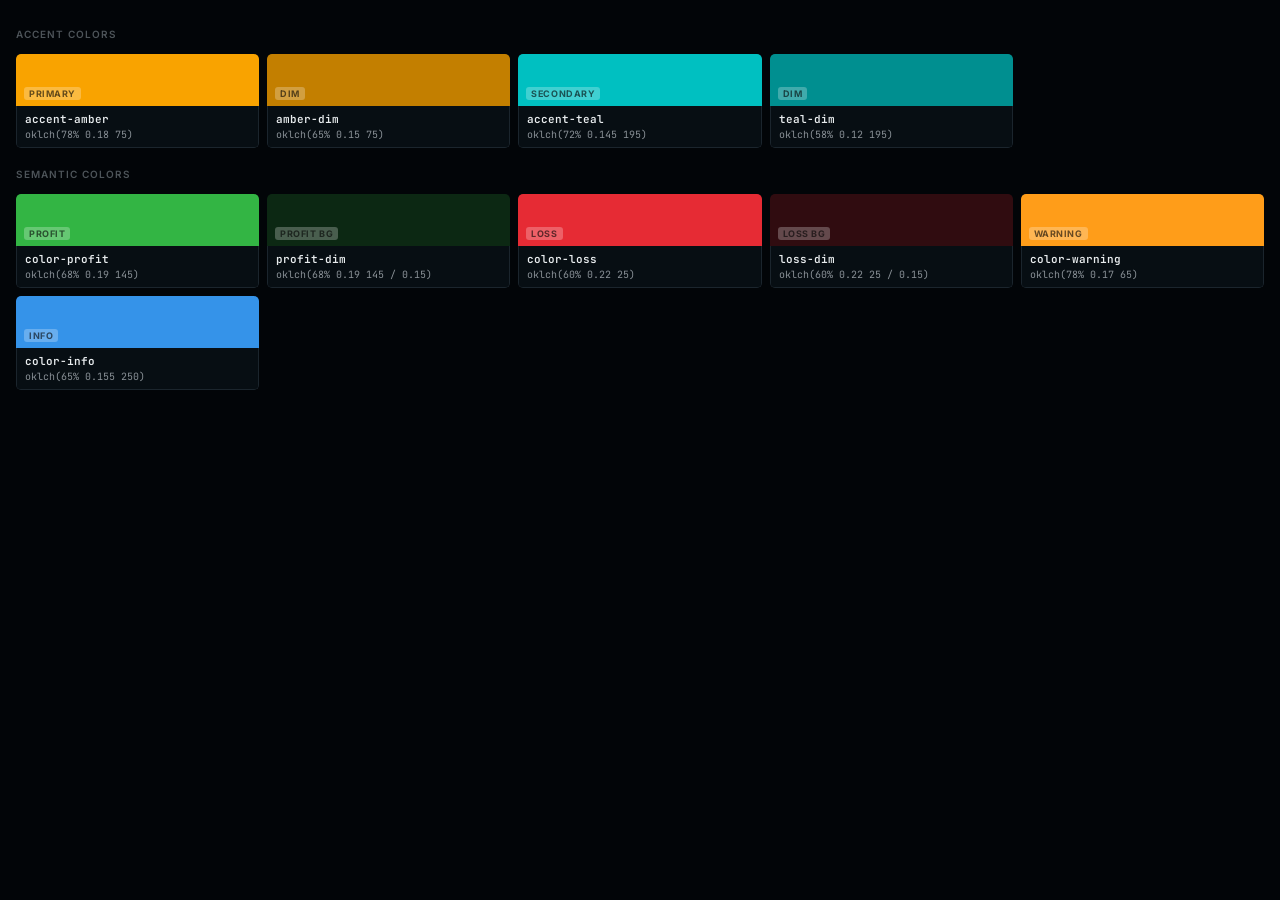
<file: design-system/preview/colors-accents.html>
<!DOCTYPE html>
<html>
<head>
<meta charset="utf-8">
<link href="https://fonts.googleapis.com/css2?family=Inter:wght@400;500;600&family=JetBrains+Mono:wght@400;500&display=swap" rel="stylesheet">
<style>
  *, *::before, *::after { box-sizing: border-box; margin: 0; padding: 0; }
  body { background: oklch(11% 0.012 240); font-family: 'Inter', sans-serif; padding: 16px; }
  .grid { display: grid; grid-template-columns: repeat(5, 1fr); gap: 8px; }
  .swatch { border-radius: 5px; overflow: hidden; }
  .swatch-color { height: 52px; border-radius: 4px 4px 0 0; position: relative; display: flex; align-items: flex-end; padding: 6px 8px; }
  .role-tag { font-size: 9px; font-weight: 700; letter-spacing: 0.06em; text-transform: uppercase; color: rgba(0,0,0,0.6); background: rgba(255,255,255,0.25); border-radius: 3px; padding: 1px 5px; }
  .swatch-info { padding: 6px 8px; background: oklch(16% 0.016 240); border: 1px solid oklch(26% 0.02 240); border-top: none; border-radius: 0 0 4px 4px; }
  .swatch-name { font-size: 11px; font-weight: 600; color: oklch(94% 0.005 240); font-family: 'JetBrains Mono', monospace; }
  .swatch-val  { font-size: 10px; color: oklch(65% 0.012 240); font-family: 'JetBrains Mono', monospace; margin-top: 2px; }
  .section-label { font-size: 10px; font-weight: 600; letter-spacing: 0.1em; text-transform: uppercase; color: oklch(44% 0.012 240); margin: 12px 0 6px; grid-column: 1 / -1; }
</style>
</head>
<body>
<div class="grid">
  <div class="section-label">Accent Colors</div>
  <div class="swatch"><div class="swatch-color" style="background:oklch(78% 0.18 75)"><span class="role-tag">Primary</span></div><div class="swatch-info"><div class="swatch-name">accent-amber</div><div class="swatch-val">oklch(78% 0.18 75)</div></div></div>
  <div class="swatch"><div class="swatch-color" style="background:oklch(65% 0.15 75)"><span class="role-tag">Dim</span></div><div class="swatch-info"><div class="swatch-name">amber-dim</div><div class="swatch-val">oklch(65% 0.15 75)</div></div></div>
  <div class="swatch"><div class="swatch-color" style="background:oklch(72% 0.145 195)"><span class="role-tag">Secondary</span></div><div class="swatch-info"><div class="swatch-name">accent-teal</div><div class="swatch-val">oklch(72% 0.145 195)</div></div></div>
  <div class="swatch"><div class="swatch-color" style="background:oklch(58% 0.12 195)"><span class="role-tag">Dim</span></div><div class="swatch-info"><div class="swatch-name">teal-dim</div><div class="swatch-val">oklch(58% 0.12 195)</div></div></div>

  <div class="section-label">Semantic Colors</div>
  <div class="swatch"><div class="swatch-color" style="background:oklch(68% 0.19 145)"><span class="role-tag">Profit</span></div><div class="swatch-info"><div class="swatch-name">color-profit</div><div class="swatch-val">oklch(68% 0.19 145)</div></div></div>
  <div class="swatch"><div class="swatch-color" style="background:oklch(68% 0.19 145 / 0.2)"><span class="role-tag">Profit bg</span></div><div class="swatch-info"><div class="swatch-name">profit-dim</div><div class="swatch-val">oklch(68% 0.19 145 / 0.15)</div></div></div>
  <div class="swatch"><div class="swatch-color" style="background:oklch(60% 0.22 25)"><span class="role-tag">Loss</span></div><div class="swatch-info"><div class="swatch-name">color-loss</div><div class="swatch-val">oklch(60% 0.22 25)</div></div></div>
  <div class="swatch"><div class="swatch-color" style="background:oklch(60% 0.22 25 / 0.2)"><span class="role-tag">Loss bg</span></div><div class="swatch-info"><div class="swatch-name">loss-dim</div><div class="swatch-val">oklch(60% 0.22 25 / 0.15)</div></div></div>
  <div class="swatch"><div class="swatch-color" style="background:oklch(78% 0.17 65)"><span class="role-tag">Warning</span></div><div class="swatch-info"><div class="swatch-name">color-warning</div><div class="swatch-val">oklch(78% 0.17 65)</div></div></div>
  <div class="swatch"><div class="swatch-color" style="background:oklch(65% 0.155 250)"><span class="role-tag">Info</span></div><div class="swatch-info"><div class="swatch-name">color-info</div><div class="swatch-val">oklch(65% 0.155 250)</div></div></div>
</div>
</body>
</html>
</file>
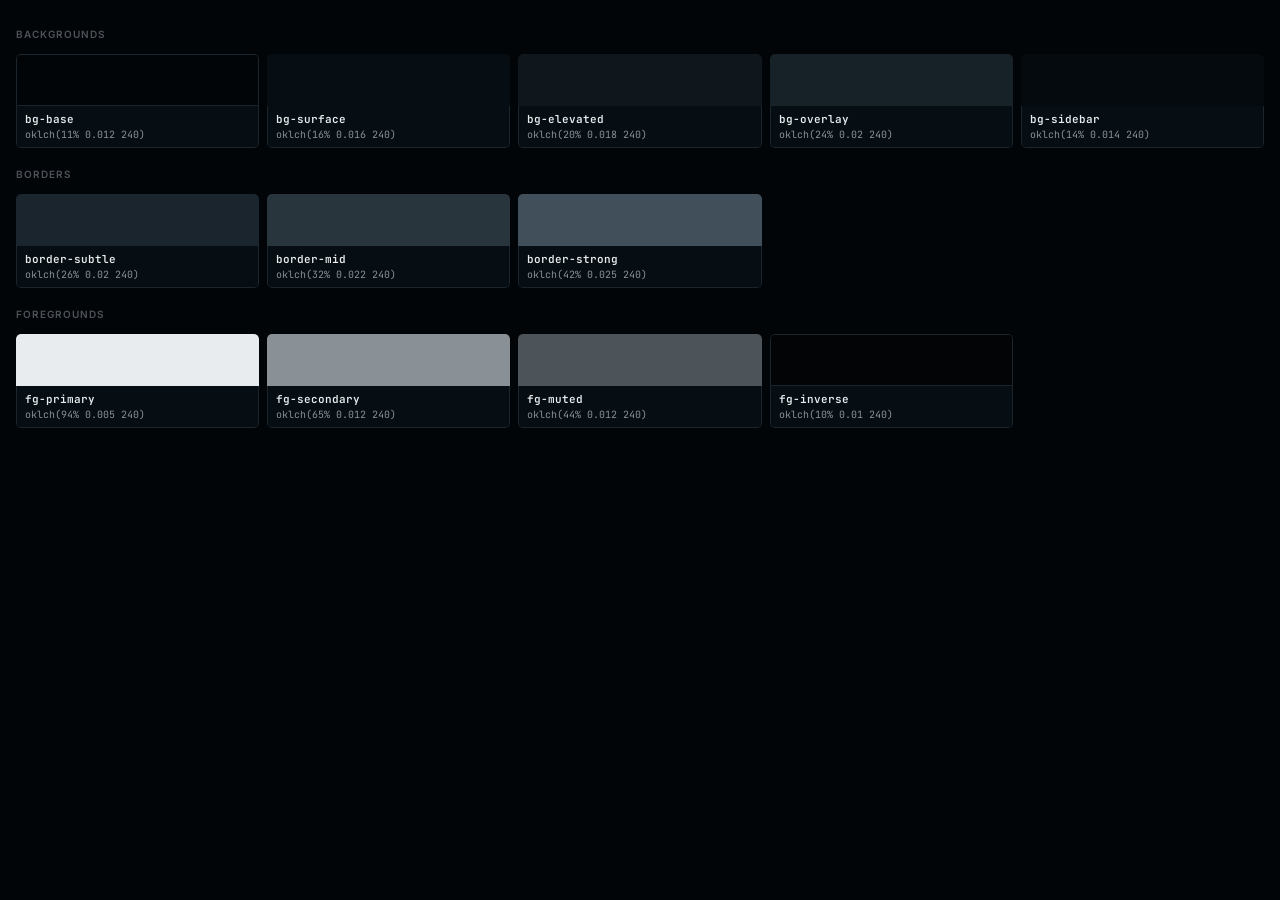
<file: design-system/preview/colors-base.html>
<!DOCTYPE html>
<html>
<head>
<meta charset="utf-8">
<link rel="preconnect" href="https://fonts.googleapis.com">
<link href="https://fonts.googleapis.com/css2?family=Inter:wght@400;500;600&family=JetBrains+Mono:wght@400;500&display=swap" rel="stylesheet">
<style>
  *, *::before, *::after { box-sizing: border-box; margin: 0; padding: 0; }
  body { background: oklch(11% 0.012 240); font-family: 'Inter', sans-serif; padding: 16px; }
  .grid { display: grid; grid-template-columns: repeat(5, 1fr); gap: 8px; }
  .swatch { border-radius: 5px; overflow: hidden; }
  .swatch-color { height: 52px; border-radius: 4px 4px 0 0; }
  .swatch-info { padding: 6px 8px; background: oklch(16% 0.016 240); border: 1px solid oklch(26% 0.02 240); border-top: none; border-radius: 0 0 4px 4px; }
  .swatch-name { font-size: 11px; font-weight: 600; color: oklch(94% 0.005 240); font-family: 'JetBrains Mono', monospace; }
  .swatch-val  { font-size: 10px; color: oklch(65% 0.012 240); font-family: 'JetBrains Mono', monospace; margin-top: 2px; }
  .section-label { font-size: 10px; font-weight: 600; letter-spacing: 0.1em; text-transform: uppercase; color: oklch(44% 0.012 240); margin: 12px 0 6px; grid-column: 1 / -1; }
</style>
</head>
<body>
<div class="grid">
  <div class="section-label">Backgrounds</div>
  <div class="swatch"><div class="swatch-color" style="background:oklch(11% 0.012 240);border:1px solid oklch(26% 0.02 240)"></div><div class="swatch-info"><div class="swatch-name">bg-base</div><div class="swatch-val">oklch(11% 0.012 240)</div></div></div>
  <div class="swatch"><div class="swatch-color" style="background:oklch(16% 0.016 240)"></div><div class="swatch-info"><div class="swatch-name">bg-surface</div><div class="swatch-val">oklch(16% 0.016 240)</div></div></div>
  <div class="swatch"><div class="swatch-color" style="background:oklch(20% 0.018 240)"></div><div class="swatch-info"><div class="swatch-name">bg-elevated</div><div class="swatch-val">oklch(20% 0.018 240)</div></div></div>
  <div class="swatch"><div class="swatch-color" style="background:oklch(24% 0.02 240)"></div><div class="swatch-info"><div class="swatch-name">bg-overlay</div><div class="swatch-val">oklch(24% 0.02 240)</div></div></div>
  <div class="swatch"><div class="swatch-color" style="background:oklch(14% 0.014 240)"></div><div class="swatch-info"><div class="swatch-name">bg-sidebar</div><div class="swatch-val">oklch(14% 0.014 240)</div></div></div>

  <div class="section-label">Borders</div>
  <div class="swatch"><div class="swatch-color" style="background:oklch(26% 0.02 240)"></div><div class="swatch-info"><div class="swatch-name">border-subtle</div><div class="swatch-val">oklch(26% 0.02 240)</div></div></div>
  <div class="swatch"><div class="swatch-color" style="background:oklch(32% 0.022 240)"></div><div class="swatch-info"><div class="swatch-name">border-mid</div><div class="swatch-val">oklch(32% 0.022 240)</div></div></div>
  <div class="swatch"><div class="swatch-color" style="background:oklch(42% 0.025 240)"></div><div class="swatch-info"><div class="swatch-name">border-strong</div><div class="swatch-val">oklch(42% 0.025 240)</div></div></div>

  <div class="section-label">Foregrounds</div>
  <div class="swatch"><div class="swatch-color" style="background:oklch(94% 0.005 240)"></div><div class="swatch-info"><div class="swatch-name">fg-primary</div><div class="swatch-val">oklch(94% 0.005 240)</div></div></div>
  <div class="swatch"><div class="swatch-color" style="background:oklch(65% 0.012 240)"></div><div class="swatch-info"><div class="swatch-name">fg-secondary</div><div class="swatch-val">oklch(65% 0.012 240)</div></div></div>
  <div class="swatch"><div class="swatch-color" style="background:oklch(44% 0.012 240)"></div><div class="swatch-info"><div class="swatch-name">fg-muted</div><div class="swatch-val">oklch(44% 0.012 240)</div></div></div>
  <div class="swatch"><div class="swatch-color" style="background:oklch(10% 0.01 240);border:1px solid oklch(26% 0.02 240)"></div><div class="swatch-info"><div class="swatch-name">fg-inverse</div><div class="swatch-val">oklch(10% 0.01 240)</div></div></div>
</div>
</body>
</html>
</file>
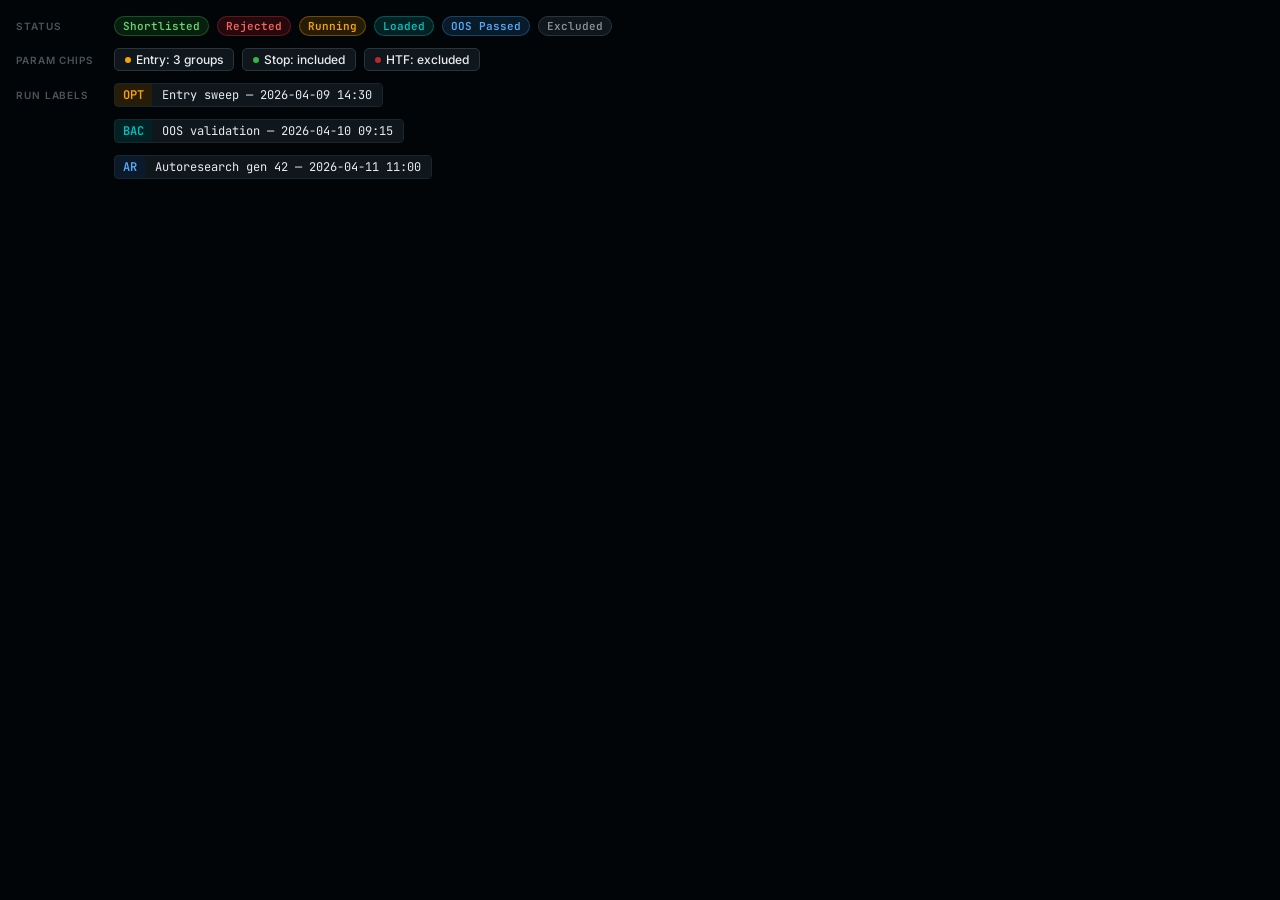
<file: design-system/preview/components-badges.html>
<!DOCTYPE html>
<html>
<head>
<meta charset="utf-8">
<link href="https://fonts.googleapis.com/css2?family=Inter:wght@400;500;600&family=JetBrains+Mono:wght@400;500&display=swap" rel="stylesheet">
<style>
  *, *::before, *::after { box-sizing: border-box; margin: 0; padding: 0; }
  body { background: oklch(11% 0.012 240); font-family: 'Inter', sans-serif; padding: 16px; }
  .row { display: flex; align-items: center; gap: 8px; margin-bottom: 12px; flex-wrap: wrap; }
  .row-label { font-size: 10px; font-weight: 600; letter-spacing: 0.09em; text-transform: uppercase; color: oklch(44% 0.012 240); width: 90px; flex-shrink: 0; }
  .badge { display: inline-flex; align-items: center; gap: 4px; font-size: 11px; font-weight: 600; padding: 2px 8px; border-radius: 9999px; font-family: 'JetBrains Mono', monospace; }
  .b-green  { background: oklch(68% 0.19 145 / 0.15); color: oklch(78% 0.17 145); border: 1px solid oklch(68% 0.19 145 / 0.35); }
  .b-red    { background: oklch(60% 0.22 25 / 0.15);  color: oklch(70% 0.2 25);   border: 1px solid oklch(60% 0.22 25 / 0.35); }
  .b-amber  { background: oklch(78% 0.18 75 / 0.15);  color: oklch(78% 0.18 75);  border: 1px solid oklch(78% 0.18 75 / 0.35); }
  .b-teal   { background: oklch(72% 0.145 195 / 0.15);color: oklch(72% 0.145 195);border: 1px solid oklch(72% 0.145 195 / 0.35); }
  .b-blue   { background: oklch(65% 0.155 250 / 0.15);color: oklch(72% 0.14 250); border: 1px solid oklch(65% 0.155 250 / 0.35); }
  .b-neutral{ background: oklch(20% 0.018 240);       color: oklch(65% 0.012 240);border: 1px solid oklch(32% 0.022 240); }

  .chip { display: inline-flex; align-items: center; gap: 5px; background: oklch(20% 0.018 240); border: 1px solid oklch(32% 0.022 240); border-radius: 5px; padding: 3px 10px; font-size: 12px; font-weight: 500; color: oklch(94% 0.005 240); }
  .chip-dot { width: 6px; height: 6px; border-radius: 50%; flex-shrink: 0; }

  .prefix-tag { display: inline-flex; align-items: center; gap: 0; font-family: 'JetBrains Mono', monospace; font-size: 12px; overflow: hidden; border-radius: 4px; border: 1px solid oklch(26% 0.02 240); }
  .prefix-tag .pre { padding: 3px 8px; font-weight: 600; }
  .prefix-tag .body { padding: 3px 10px; background: oklch(20% 0.018 240); color: oklch(94% 0.005 240); }
  .opt-tag .pre { background: oklch(78% 0.18 75 / 0.15); color: oklch(78% 0.18 75); }
  .bac-tag .pre { background: oklch(72% 0.145 195 / 0.15); color: oklch(72% 0.145 195); }
  .ar-tag  .pre { background: oklch(65% 0.155 250 / 0.15); color: oklch(72% 0.14 250); }
</style>
</head>
<body>
  <div class="row"><span class="row-label">Status</span>
    <span class="badge b-green">Shortlisted</span>
    <span class="badge b-red">Rejected</span>
    <span class="badge b-amber">Running</span>
    <span class="badge b-teal">Loaded</span>
    <span class="badge b-blue">OOS Passed</span>
    <span class="badge b-neutral">Excluded</span>
  </div>
  <div class="row"><span class="row-label">Param chips</span>
    <span class="chip"><span class="chip-dot" style="background:oklch(78% 0.18 75)"></span>Entry: 3 groups</span>
    <span class="chip"><span class="chip-dot" style="background:oklch(68% 0.19 145)"></span>Stop: included</span>
    <span class="chip"><span class="chip-dot" style="background:oklch(60% 0.22 25 / 0.8)"></span>HTF: excluded</span>
  </div>
  <div class="row"><span class="row-label">Run labels</span>
    <span class="prefix-tag opt-tag"><span class="pre">OPT</span><span class="body">Entry sweep — 2026-04-09 14:30</span></span>
  </div>
  <div class="row"><span class="row-label"></span>
    <span class="prefix-tag bac-tag"><span class="pre">BAC</span><span class="body">OOS validation — 2026-04-10 09:15</span></span>
  </div>
  <div class="row"><span class="row-label"></span>
    <span class="prefix-tag ar-tag"><span class="pre">AR</span><span class="body">Autoresearch gen 42 — 2026-04-11 11:00</span></span>
  </div>
</body>
</html>
</file>
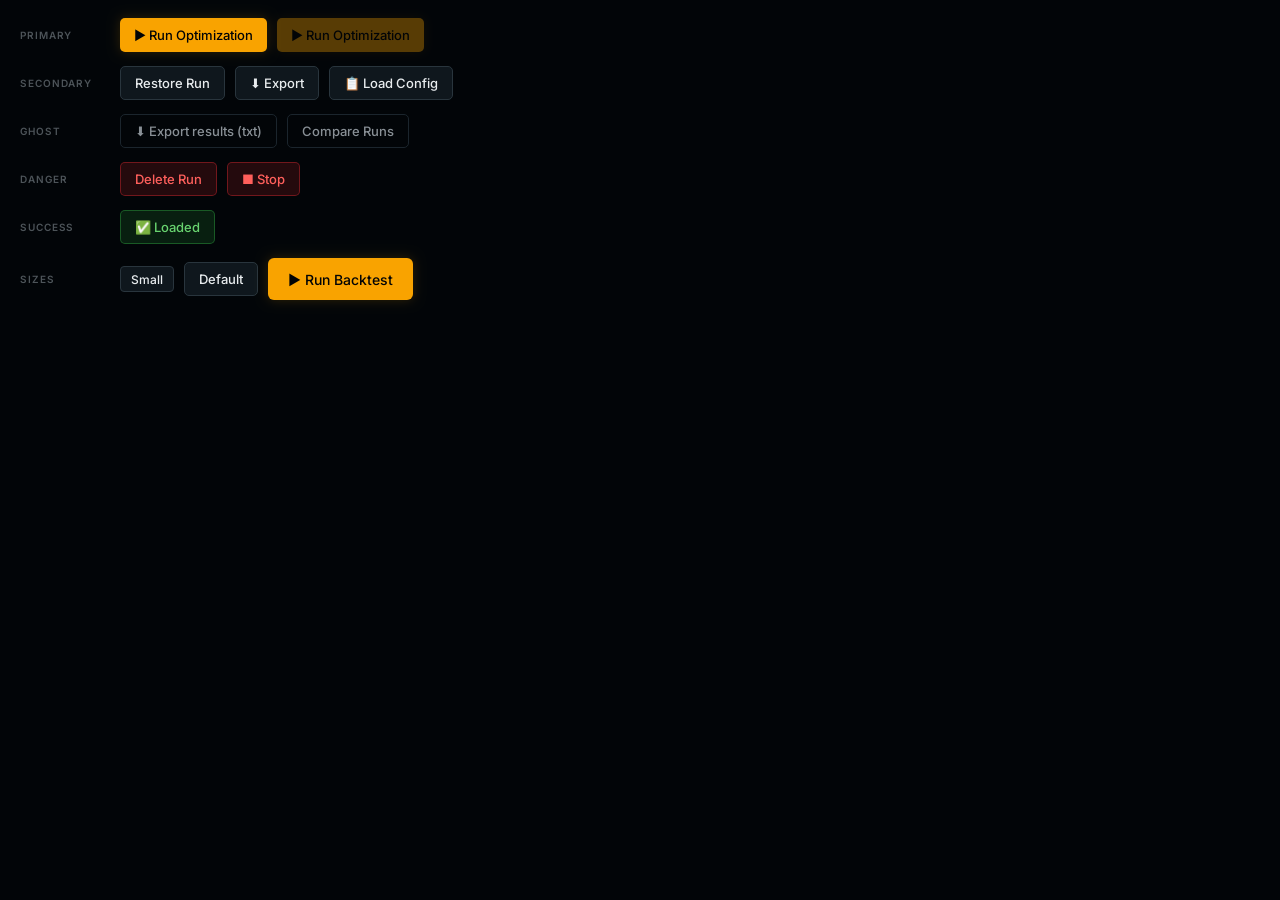
<file: design-system/preview/components-buttons.html>
<!DOCTYPE html>
<html>
<head>
<meta charset="utf-8">
<link href="https://fonts.googleapis.com/css2?family=Inter:wght@400;500;600&display=swap" rel="stylesheet">
<style>
  *, *::before, *::after { box-sizing: border-box; margin: 0; padding: 0; }
  body { background: oklch(11% 0.012 240); font-family: 'Inter', sans-serif; padding: 18px 20px; }
  .row { display: flex; align-items: center; gap: 10px; margin-bottom: 14px; flex-wrap: wrap; }
  .row-label { font-size: 10px; font-weight: 600; letter-spacing: 0.09em; text-transform: uppercase; color: oklch(44% 0.012 240); width: 90px; flex-shrink: 0; }
  .btn { display: inline-flex; align-items: center; gap: 6px; padding: 0 14px; height: 34px; border-radius: 5px; font-family: 'Inter', sans-serif; font-size: 13px; font-weight: 500; border: none; cursor: pointer; transition: background 120ms ease, box-shadow 120ms ease; white-space: nowrap; }

  .btn-primary { background: oklch(78% 0.18 75); color: oklch(10% 0.01 240); box-shadow: 0 0 12px oklch(78% 0.18 75 / 0.18); }
  .btn-primary:hover { background: oklch(84% 0.18 75); }
  .btn-primary:active { background: oklch(70% 0.16 75); }

  .btn-secondary { background: oklch(20% 0.018 240); color: oklch(94% 0.005 240); border: 1px solid oklch(32% 0.022 240); }
  .btn-secondary:hover { background: oklch(24% 0.02 240); }

  .btn-ghost { background: transparent; color: oklch(65% 0.012 240); border: 1px solid oklch(26% 0.02 240); }
  .btn-ghost:hover { background: oklch(20% 0.018 240); color: oklch(94% 0.005 240); }

  .btn-danger { background: oklch(60% 0.22 25 / 0.15); color: oklch(70% 0.2 25); border: 1px solid oklch(60% 0.22 25 / 0.4); }
  .btn-danger:hover { background: oklch(60% 0.22 25 / 0.25); }

  .btn-success { background: oklch(68% 0.19 145 / 0.15); color: oklch(78% 0.17 145); border: 1px solid oklch(68% 0.19 145 / 0.4); }

  .btn-sm { height: 26px; padding: 0 10px; font-size: 12px; border-radius: 4px; }
  .btn-lg { height: 42px; padding: 0 20px; font-size: 14px; border-radius: 6px; }
  .btn-disabled { opacity: 0.35; cursor: not-allowed; }

  .icon { width: 14px; height: 14px; opacity: 0.9; }
</style>
</head>
<body>
  <div class="row"><span class="row-label">Primary</span>
    <button class="btn btn-primary">▶ Run Optimization</button>
    <button class="btn btn-primary btn-disabled">▶ Run Optimization</button>
  </div>
  <div class="row"><span class="row-label">Secondary</span>
    <button class="btn btn-secondary">Restore Run</button>
    <button class="btn btn-secondary">⬇ Export</button>
    <button class="btn btn-secondary">📋 Load Config</button>
  </div>
  <div class="row"><span class="row-label">Ghost</span>
    <button class="btn btn-ghost">⬇ Export results (txt)</button>
    <button class="btn btn-ghost">Compare Runs</button>
  </div>
  <div class="row"><span class="row-label">Danger</span>
    <button class="btn btn-danger">Delete Run</button>
    <button class="btn btn-danger">■ Stop</button>
  </div>
  <div class="row"><span class="row-label">Success</span>
    <button class="btn btn-success">✅ Loaded</button>
  </div>
  <div class="row"><span class="row-label">Sizes</span>
    <button class="btn btn-secondary btn-sm">Small</button>
    <button class="btn btn-secondary">Default</button>
    <button class="btn btn-primary btn-lg">▶ Run Backtest</button>
  </div>
</body>
</html>
</file>
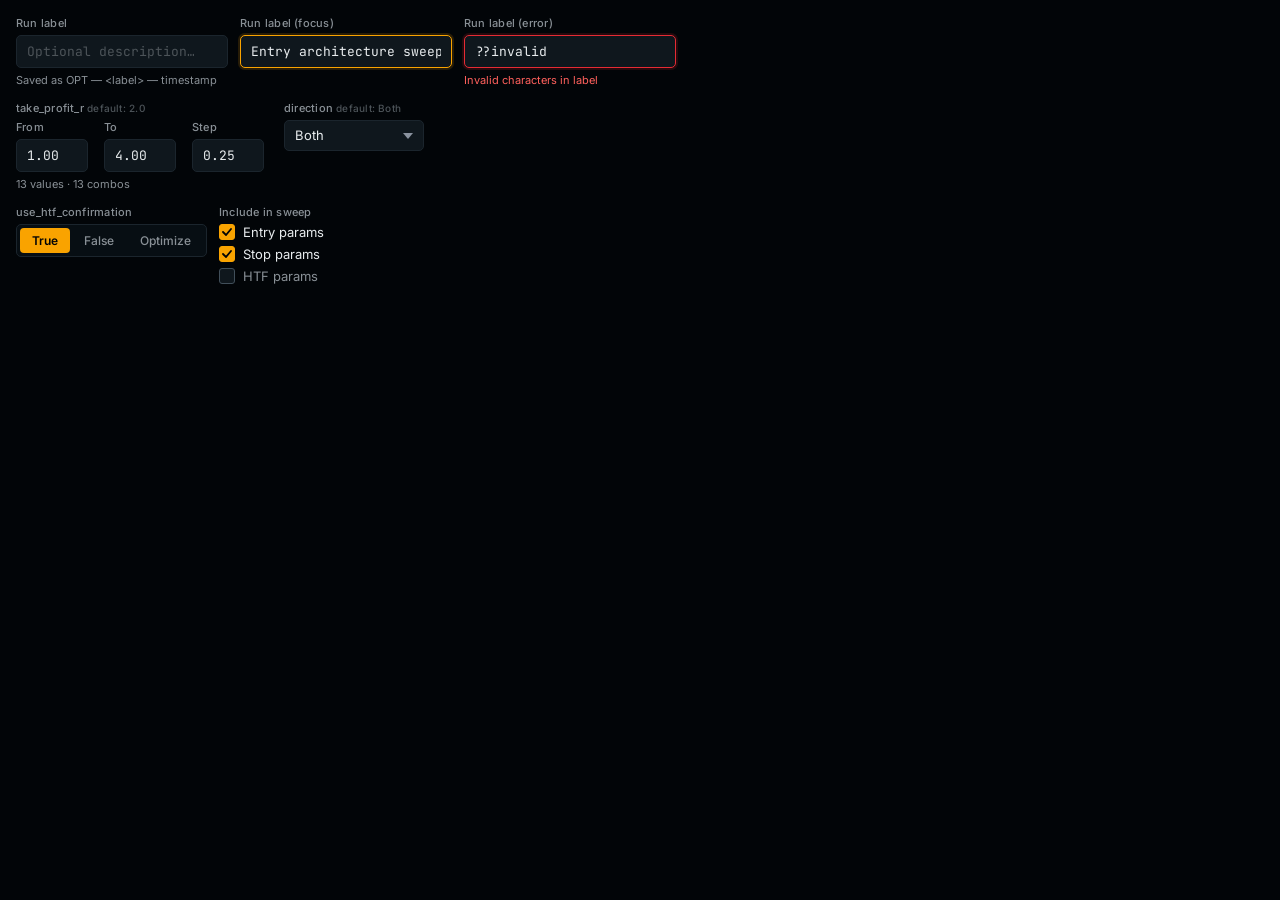
<file: design-system/preview/components-inputs.html>
<!DOCTYPE html>
<html>
<head>
<meta charset="utf-8">
<link href="https://fonts.googleapis.com/css2?family=Inter:wght@400;500;600&family=JetBrains+Mono:wght@400;500&display=swap" rel="stylesheet">
<style>
  *, *::before, *::after { box-sizing: border-box; margin: 0; padding: 0; }
  body { background: oklch(11% 0.012 240); font-family: 'Inter', sans-serif; padding: 16px; }
  .row { display: flex; gap: 12px; margin-bottom: 14px; flex-wrap: wrap; align-items: flex-start; }
  .field { display: flex; flex-direction: column; gap: 5px; min-width: 140px; }
  .label { font-size: 11px; font-weight: 500; color: oklch(65% 0.012 240); letter-spacing: 0.02em; }
  .input { background: oklch(20% 0.018 240); border: 1px solid oklch(26% 0.02 240); border-radius: 5px; padding: 7px 10px; font-size: 13px; font-family: 'JetBrains Mono', monospace; color: oklch(94% 0.005 240); width: 100%; outline: none; }
  .input::placeholder { color: oklch(44% 0.012 240); }
  .input:focus { border-color: oklch(78% 0.18 75); box-shadow: 0 0 0 2px oklch(78% 0.18 75 / 0.15); }
  .input-focus { border-color: oklch(78% 0.18 75); box-shadow: 0 0 0 2px oklch(78% 0.18 75 / 0.15); }
  .input-error { border-color: oklch(60% 0.22 25); box-shadow: 0 0 0 2px oklch(60% 0.22 25 / 0.15); }
  .input-disabled { opacity: 0.4; cursor: not-allowed; }
  .caption { font-size: 11px; color: oklch(65% 0.012 240); }
  .caption-err { font-size: 11px; color: oklch(70% 0.2 25); }

  /* Range group (From/To/Step) */
  .range-group { display: flex; gap: 8px; align-items: flex-end; }
  .range-group .field { min-width: 80px; }

  /* Selectbox */
  .select { appearance: none; background: oklch(20% 0.018 240); border: 1px solid oklch(26% 0.02 240); border-radius: 5px; padding: 7px 28px 7px 10px; font-size: 13px; font-family: 'Inter', sans-serif; color: oklch(94% 0.005 240); background-image: url("data:image/svg+xml,%3Csvg xmlns='http://www.w3.org/2000/svg' width='10' height='6' viewBox='0 0 10 6'%3E%3Cpath fill='%238a929f' d='M0 0l5 6 5-6z'/%3E%3C/svg%3E"); background-repeat: no-repeat; background-position: right 10px center; }

  /* Radio group */
  .radio-group { display: flex; gap: 2px; background: oklch(16% 0.016 240); border: 1px solid oklch(26% 0.02 240); border-radius: 5px; padding: 3px; }
  .radio-opt { padding: 5px 12px; font-size: 12px; font-weight: 500; border-radius: 4px; color: oklch(65% 0.012 240); cursor: pointer; }
  .radio-opt.active { background: oklch(78% 0.18 75); color: oklch(10% 0.01 240); font-weight: 600; }

  /* Checkbox */
  .check-row { display: flex; align-items: center; gap: 8px; }
  .check-box { width: 16px; height: 16px; border-radius: 3px; border: 1px solid oklch(42% 0.025 240); background: oklch(20% 0.018 240); display: flex; align-items: center; justify-content: center; flex-shrink: 0; }
  .check-box.checked { background: oklch(78% 0.18 75); border-color: oklch(78% 0.18 75); }
  .check-label { font-size: 13px; color: oklch(94% 0.005 240); }
</style>
</head>
<body>
  <div class="row">
    <div class="field">
      <div class="label">Run label</div>
      <input class="input" placeholder="Optional description…" value="">
      <span class="caption">Saved as OPT — &lt;label&gt; — timestamp</span>
    </div>
    <div class="field">
      <div class="label">Run label (focus)</div>
      <input class="input input-focus" value="Entry architecture sweep">
    </div>
    <div class="field">
      <div class="label">Run label (error)</div>
      <input class="input input-error" value="??invalid">
      <span class="caption-err">Invalid characters in label</span>
    </div>
  </div>

  <div class="row">
    <div class="field">
      <div class="label">take_profit_r <span style="color:oklch(44% 0.012 240);font-size:10px">default: 2.0</span></div>
      <div class="range-group">
        <div class="field"><div class="label">From</div><input class="input" value="1.00" style="width:72px"></div>
        <div class="field"><div class="label">To</div><input class="input" value="4.00" style="width:72px"></div>
        <div class="field"><div class="label">Step</div><input class="input" value="0.25" style="width:72px"></div>
      </div>
      <span class="caption">13 values · 13 combos</span>
    </div>
    <div class="field">
      <div class="label">direction <span style="color:oklch(44% 0.012 240);font-size:10px">default: Both</span></div>
      <select class="select input">
        <option>Both</option>
        <option>Long Only</option>
        <option>Short Only</option>
      </select>
    </div>
  </div>

  <div class="row">
    <div class="field">
      <div class="label">use_htf_confirmation</div>
      <div class="radio-group">
        <div class="radio-opt active">True</div>
        <div class="radio-opt">False</div>
        <div class="radio-opt">Optimize</div>
      </div>
    </div>
    <div class="field">
      <div class="label">Include in sweep</div>
      <div style="display:flex;flex-direction:column;gap:6px">
        <div class="check-row"><div class="check-box checked"><svg width="10" height="8" viewBox="0 0 10 8"><path d="M1 4l3 3 5-6" stroke="oklch(10% 0.01 240)" stroke-width="1.8" fill="none" stroke-linecap="round"/></svg></div><span class="check-label">Entry params</span></div>
        <div class="check-row"><div class="check-box checked"><svg width="10" height="8" viewBox="0 0 10 8"><path d="M1 4l3 3 5-6" stroke="oklch(10% 0.01 240)" stroke-width="1.8" fill="none" stroke-linecap="round"/></svg></div><span class="check-label">Stop params</span></div>
        <div class="check-row"><div class="check-box"></div><span class="check-label" style="color:oklch(65% 0.012 240)">HTF params</span></div>
      </div>
    </div>
  </div>
</body>
</html>
</file>
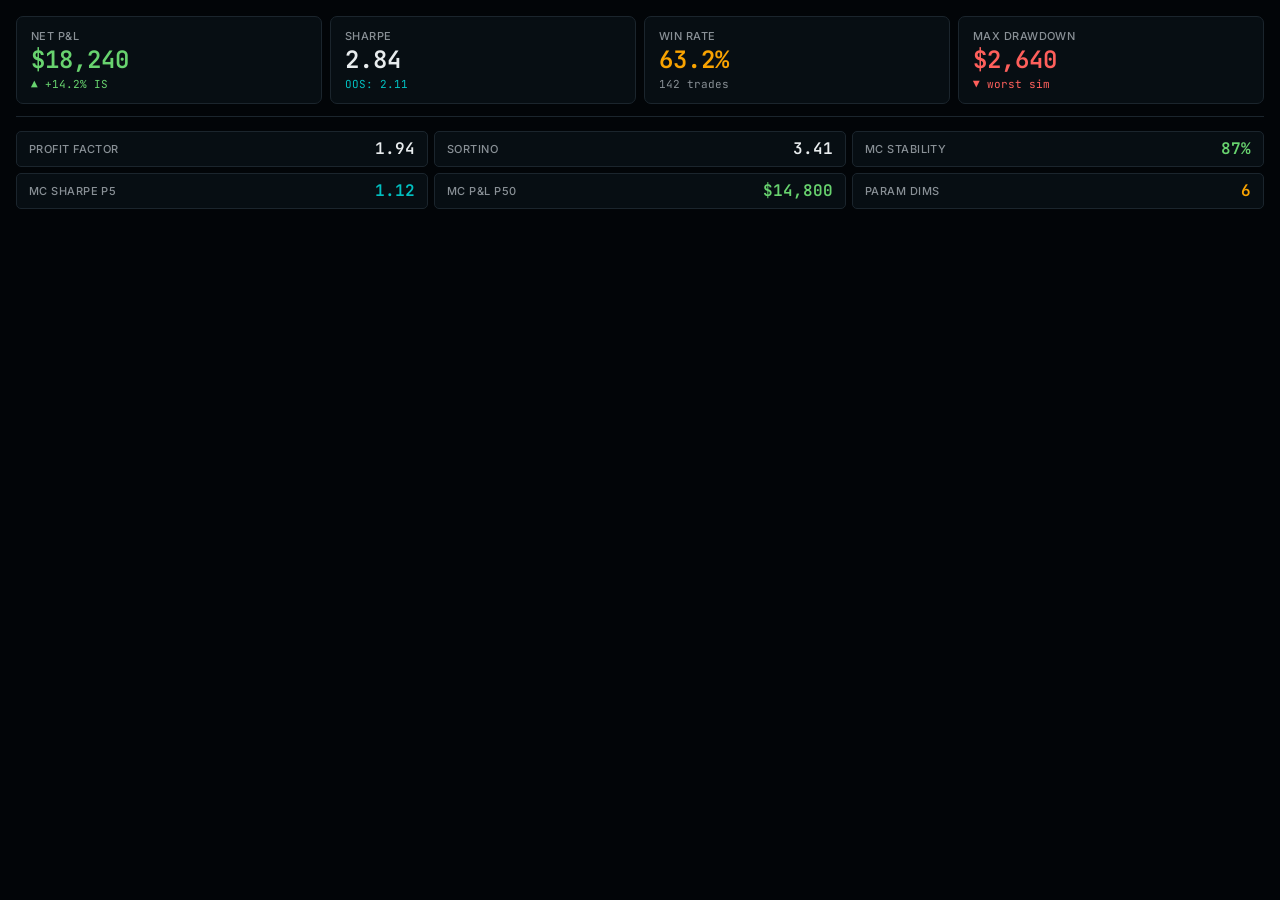
<file: design-system/preview/components-metrics.html>
<!DOCTYPE html>
<html>
<head>
<meta charset="utf-8">
<link href="https://fonts.googleapis.com/css2?family=Space+Grotesk:wght@600&family=Inter:wght@400;500&family=JetBrains+Mono:wght@400;500;600&display=swap" rel="stylesheet">
<style>
  *, *::before, *::after { box-sizing: border-box; margin: 0; padding: 0; }
  body { background: oklch(11% 0.012 240); font-family: 'Inter', sans-serif; padding: 16px; }
  .grid { display: grid; grid-template-columns: repeat(4, 1fr); gap: 8px; }
  .card { background: oklch(16% 0.016 240); border: 1px solid oklch(26% 0.02 240); border-radius: 7px; padding: 12px 14px; }
  .card-label { font-size: 11px; font-weight: 500; color: oklch(65% 0.012 240); letter-spacing: 0.04em; text-transform: uppercase; margin-bottom: 4px; }
  .card-value { font-family: 'JetBrains Mono', monospace; font-size: 24px; font-weight: 600; line-height: 1.1; }
  .card-delta { font-size: 11px; font-family: 'JetBrains Mono', monospace; margin-top: 4px; }
  .pos { color: oklch(78% 0.17 145); }
  .neg { color: oklch(70% 0.2 25); }
  .neu { color: oklch(94% 0.005 240); }
  .amber { color: oklch(78% 0.18 75); }
  .teal  { color: oklch(72% 0.145 195); }
  .divider { height: 1px; background: oklch(26% 0.02 240); grid-column: 1 / -1; margin: 4px 0; }

  .card-mini { background: oklch(16% 0.016 240); border: 1px solid oklch(26% 0.02 240); border-radius: 5px; padding: 8px 12px; display: flex; align-items: center; justify-content: space-between; gap: 12px; }
  .card-mini .card-label { margin: 0; }
  .card-mini .card-value { font-size: 16px; }
  .mini-grid { display: grid; grid-template-columns: repeat(3, 1fr); gap: 6px; }
</style>
</head>
<body>
  <div class="grid">
    <div class="card">
      <div class="card-label">Net P&L</div>
      <div class="card-value pos">$18,240</div>
      <div class="card-delta pos">▲ +14.2% IS</div>
    </div>
    <div class="card">
      <div class="card-label">Sharpe</div>
      <div class="card-value neu">2.84</div>
      <div class="card-delta teal">OOS: 2.11</div>
    </div>
    <div class="card">
      <div class="card-label">Win Rate</div>
      <div class="card-value amber">63.2%</div>
      <div class="card-delta" style="color:oklch(65% 0.012 240)">142 trades</div>
    </div>
    <div class="card">
      <div class="card-label">Max Drawdown</div>
      <div class="card-value neg">$2,640</div>
      <div class="card-delta neg">▼ worst sim</div>
    </div>
    <div class="divider"></div>
  </div>
  <div style="margin-top:10px">
    <div class="mini-grid">
      <div class="card-mini"><span class="card-label">Profit Factor</span><span class="card-value neu">1.94</span></div>
      <div class="card-mini"><span class="card-label">Sortino</span><span class="card-value neu">3.41</span></div>
      <div class="card-mini"><span class="card-label">MC Stability</span><span class="card-value pos">87%</span></div>
      <div class="card-mini"><span class="card-label">MC Sharpe P5</span><span class="card-value teal">1.12</span></div>
      <div class="card-mini"><span class="card-label">MC P&L P50</span><span class="card-value pos">$14,800</span></div>
      <div class="card-mini"><span class="card-label">Param Dims</span><span class="card-value amber">6</span></div>
    </div>
  </div>
</body>
</html>
</file>
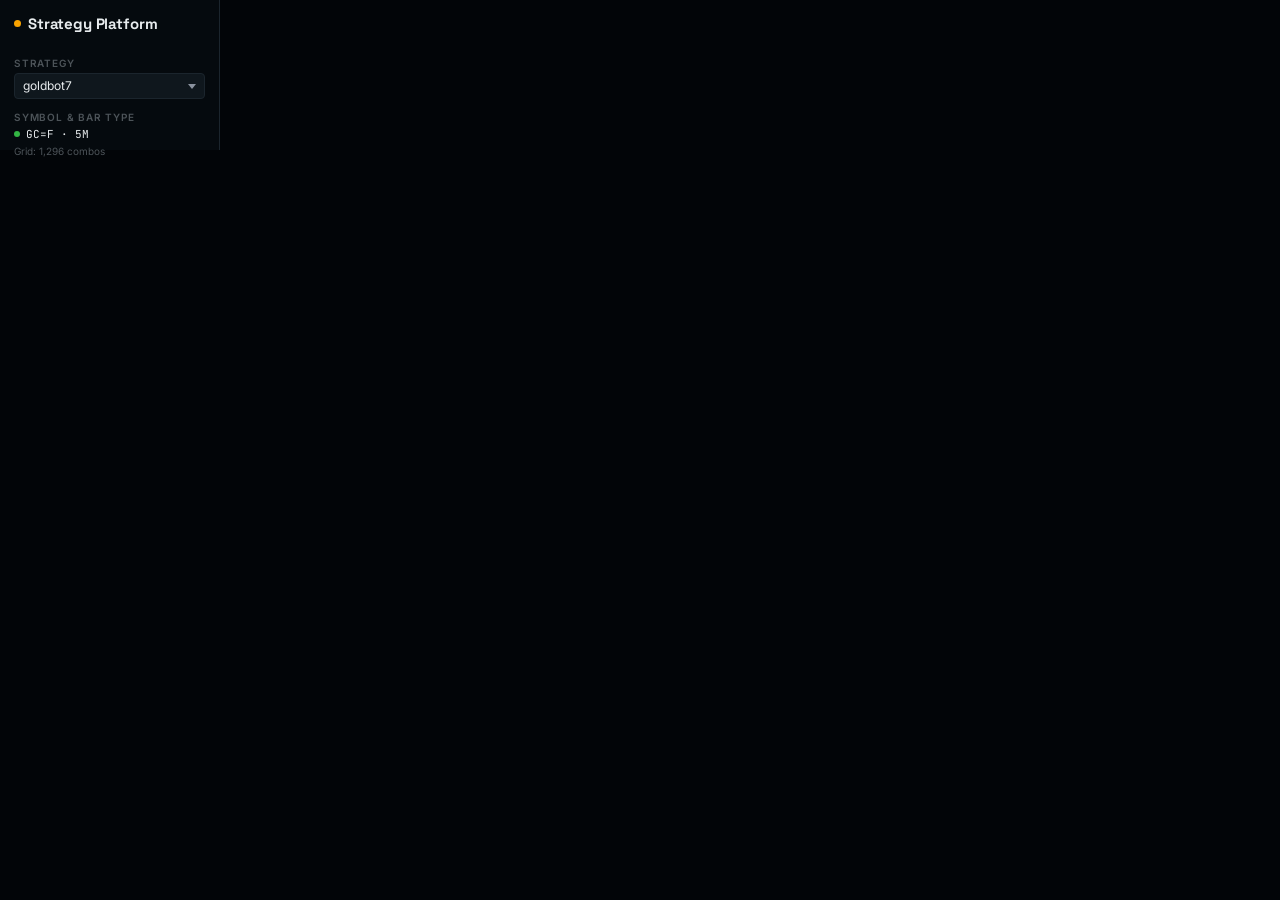
<file: design-system/preview/components-sidebar.html>
<!DOCTYPE html>
<html>
<head>
<meta charset="utf-8">
<link href="https://fonts.googleapis.com/css2?family=Space+Grotesk:wght@600;700&family=Inter:wght@400;500;600&family=JetBrains+Mono:wght@400;500&display=swap" rel="stylesheet">
<style>
  *, *::before, *::after { box-sizing: border-box; margin: 0; padding: 0; }
  body { background: oklch(11% 0.012 240); font-family: 'Inter', sans-serif; display: flex; height: 150px; overflow: hidden; }
  .sidebar { width: 220px; background: oklch(14% 0.014 240); border-right: 1px solid oklch(26% 0.02 240); padding: 14px; display: flex; flex-direction: column; gap: 12px; flex-shrink: 0; }
  .sidebar-title { font-family: 'Space Grotesk', sans-serif; font-size: 15px; font-weight: 700; color: oklch(94% 0.005 240); letter-spacing: -0.01em; display: flex; align-items: center; gap: 7px; }
  .title-dot { width: 7px; height: 7px; border-radius: 50%; background: oklch(78% 0.18 75); flex-shrink: 0; }
  .divider { height: 1px; background: oklch(26% 0.02 240); }
  .field { display: flex; flex-direction: column; gap: 4px; }
  .field-label { font-size: 10px; font-weight: 600; letter-spacing: 0.08em; text-transform: uppercase; color: oklch(44% 0.012 240); }
  .select { appearance: none; background: oklch(20% 0.018 240); border: 1px solid oklch(26% 0.02 240); border-radius: 4px; padding: 5px 22px 5px 8px; font-size: 12px; font-family: 'Inter', sans-serif; color: oklch(94% 0.005 240); width: 100%; background-image: url("data:image/svg+xml,%3Csvg xmlns='http://www.w3.org/2000/svg' width='8' height='5' viewBox='0 0 8 5'%3E%3Cpath fill='%238a929f' d='M0 0l4 5 4-5z'/%3E%3C/svg%3E"); background-repeat: no-repeat; background-position: right 8px center; }
  .badge-row { display: flex; align-items: center; gap: 6px; }
  .dot { width: 6px; height: 6px; border-radius: 50%; background: oklch(68% 0.19 145); flex-shrink: 0; }
  .badge-text { font-size: 11px; font-family: 'JetBrains Mono', monospace; color: oklch(94% 0.005 240); }
  .caption { font-size: 10px; color: oklch(44% 0.012 240); }
</style>
</head>
<body>
  <div class="sidebar">
    <div class="sidebar-title"><div class="title-dot"></div>Strategy Platform</div>
    <div class="divider"></div>
    <div class="field">
      <div class="field-label">Strategy</div>
      <select class="select"><option>goldbot7</option><option>mobobands</option><option>orb15m</option></select>
    </div>
    <div class="field">
      <div class="field-label">Symbol &amp; bar type</div>
      <div class="badge-row"><div class="dot"></div><span class="badge-text">GC=F · 5M</span></div>
      <span class="caption">Grid: 1,296 combos</span>
    </div>
  </div>
</body>
</html>
</file>
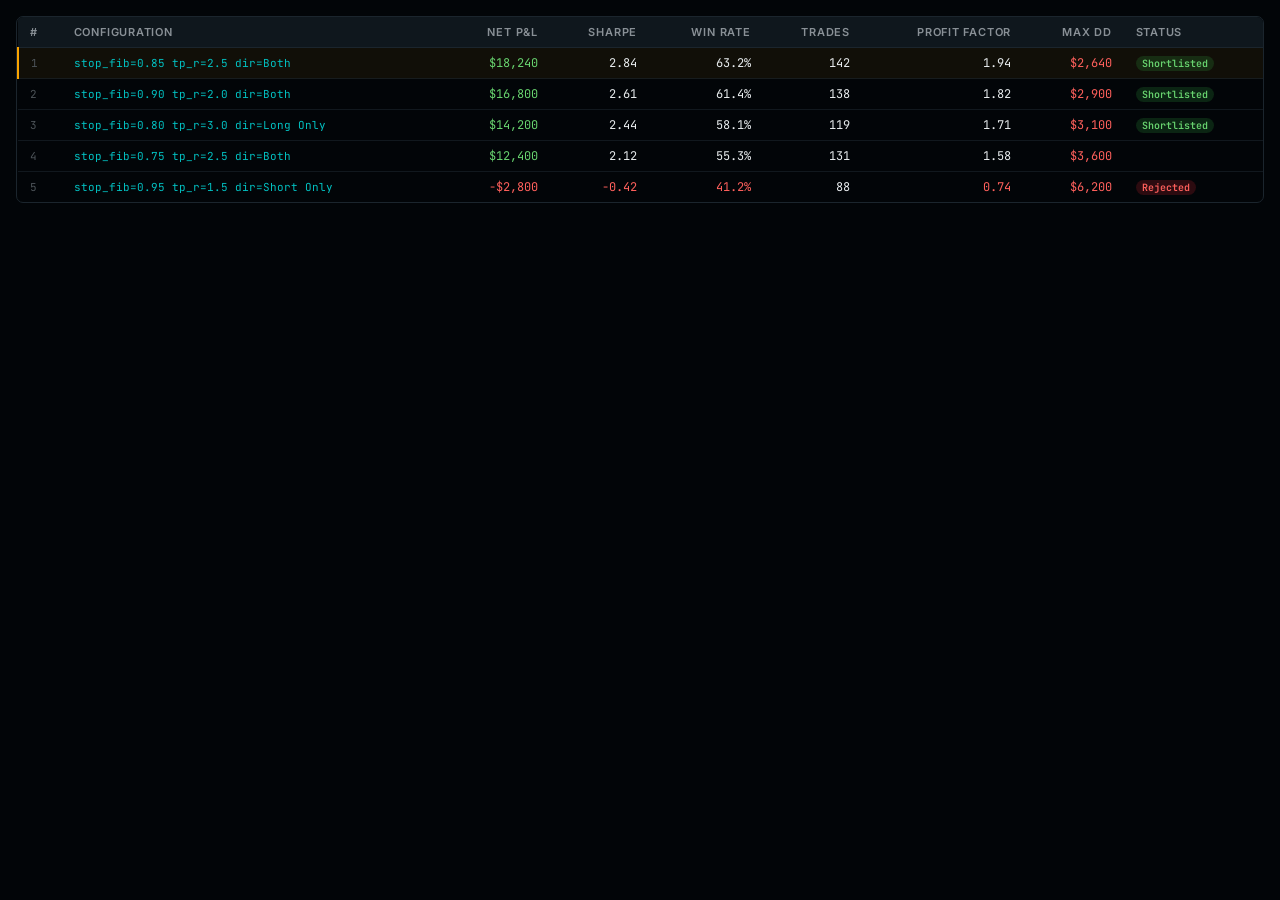
<file: design-system/preview/components-table.html>
<!DOCTYPE html>
<html>
<head>
<meta charset="utf-8">
<link href="https://fonts.googleapis.com/css2?family=Inter:wght@400;500;600&family=JetBrains+Mono:wght@400;500&display=swap" rel="stylesheet">
<style>
  *, *::before, *::after { box-sizing: border-box; margin: 0; padding: 0; }
  body { background: oklch(11% 0.012 240); font-family: 'Inter', sans-serif; padding: 16px; }
  .table-wrap { border: 1px solid oklch(26% 0.02 240); border-radius: 7px; overflow: hidden; }
  table { width: 100%; border-collapse: collapse; }
  thead tr { background: oklch(20% 0.018 240); }
  thead th { padding: 8px 12px; text-align: left; font-size: 11px; font-weight: 600; letter-spacing: 0.07em; text-transform: uppercase; color: oklch(65% 0.012 240); border-bottom: 1px solid oklch(26% 0.02 240); white-space: nowrap; }
  thead th.num { text-align: right; }
  tbody tr { border-bottom: 1px solid oklch(26% 0.02 240 / 0.6); transition: background 80ms; }
  tbody tr:last-child { border-bottom: none; }
  tbody tr:hover { background: oklch(20% 0.018 240); }
  tbody tr.selected { background: oklch(78% 0.18 75 / 0.06); border-left: 2px solid oklch(78% 0.18 75); }
  td { padding: 7px 12px; font-size: 12px; color: oklch(94% 0.005 240); }
  td.num { text-align: right; font-family: 'JetBrains Mono', monospace; font-size: 12px; }
  td.config { font-family: 'JetBrains Mono', monospace; font-size: 11px; color: oklch(72% 0.145 195); }
  .pos { color: oklch(78% 0.17 145); }
  .neg { color: oklch(70% 0.2 25); }
  .badge { display: inline-block; font-size: 10px; font-weight: 600; padding: 1px 6px; border-radius: 9999px; font-family: 'JetBrains Mono', monospace; }
  .badge-green { background: oklch(68% 0.19 145 / 0.18); color: oklch(78% 0.17 145); }
  .badge-red { background: oklch(60% 0.22 25 / 0.18); color: oklch(70% 0.2 25); }
  .rank { font-family: 'JetBrains Mono', monospace; font-size: 11px; color: oklch(44% 0.012 240); }
</style>
</head>
<body>
  <div class="table-wrap">
    <table>
      <thead>
        <tr>
          <th>#</th>
          <th>Configuration</th>
          <th class="num">Net P&L</th>
          <th class="num">Sharpe</th>
          <th class="num">Win Rate</th>
          <th class="num">Trades</th>
          <th class="num">Profit Factor</th>
          <th class="num">Max DD</th>
          <th>Status</th>
        </tr>
      </thead>
      <tbody>
        <tr class="selected">
          <td class="rank">1</td>
          <td class="config">stop_fib=0.85  tp_r=2.5  dir=Both</td>
          <td class="num pos">$18,240</td>
          <td class="num">2.84</td>
          <td class="num">63.2%</td>
          <td class="num">142</td>
          <td class="num">1.94</td>
          <td class="num neg">$2,640</td>
          <td><span class="badge badge-green">Shortlisted</span></td>
        </tr>
        <tr>
          <td class="rank">2</td>
          <td class="config">stop_fib=0.90  tp_r=2.0  dir=Both</td>
          <td class="num pos">$16,800</td>
          <td class="num">2.61</td>
          <td class="num">61.4%</td>
          <td class="num">138</td>
          <td class="num">1.82</td>
          <td class="num neg">$2,900</td>
          <td><span class="badge badge-green">Shortlisted</span></td>
        </tr>
        <tr>
          <td class="rank">3</td>
          <td class="config">stop_fib=0.80  tp_r=3.0  dir=Long Only</td>
          <td class="num pos">$14,200</td>
          <td class="num">2.44</td>
          <td class="num">58.1%</td>
          <td class="num">119</td>
          <td class="num">1.71</td>
          <td class="num neg">$3,100</td>
          <td><span class="badge badge-green">Shortlisted</span></td>
        </tr>
        <tr>
          <td class="rank">4</td>
          <td class="config">stop_fib=0.75  tp_r=2.5  dir=Both</td>
          <td class="num pos">$12,400</td>
          <td class="num">2.12</td>
          <td class="num">55.3%</td>
          <td class="num">131</td>
          <td class="num">1.58</td>
          <td class="num neg">$3,600</td>
          <td></td>
        </tr>
        <tr>
          <td class="rank">5</td>
          <td class="config">stop_fib=0.95  tp_r=1.5  dir=Short Only</td>
          <td class="num neg">−$2,800</td>
          <td class="num neg">−0.42</td>
          <td class="num neg">41.2%</td>
          <td class="num">88</td>
          <td class="num neg">0.74</td>
          <td class="num neg">$6,200</td>
          <td><span class="badge badge-red">Rejected</span></td>
        </tr>
      </tbody>
    </table>
  </div>
</body>
</html>
</file>
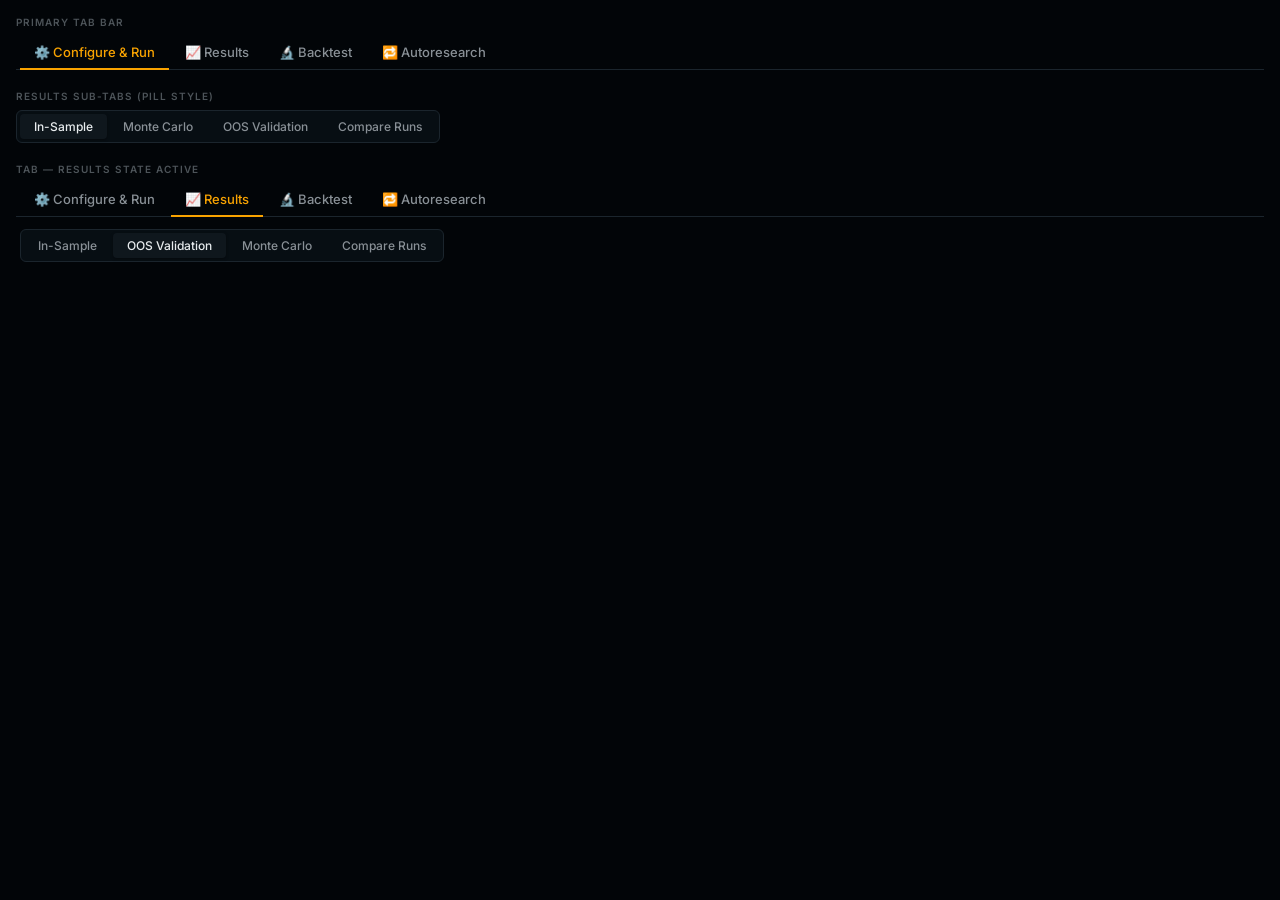
<file: design-system/preview/components-tabs.html>
<!DOCTYPE html>
<html>
<head>
<meta charset="utf-8">
<link href="https://fonts.googleapis.com/css2?family=Inter:wght@400;500;600&display=swap" rel="stylesheet">
<style>
  *, *::before, *::after { box-sizing: border-box; margin: 0; padding: 0; }
  body { background: oklch(11% 0.012 240); font-family: 'Inter', sans-serif; padding: 16px; }
  .section { margin-bottom: 20px; }
  .section-label { font-size: 10px; font-weight: 600; letter-spacing: 0.1em; text-transform: uppercase; color: oklch(44% 0.012 240); margin-bottom: 8px; }

  /* Primary tab bar */
  .tab-bar { display: flex; gap: 2px; border-bottom: 1px solid oklch(26% 0.02 240); padding: 0 4px; }
  .tab { display: flex; align-items: center; gap: 6px; padding: 8px 14px; font-size: 13px; font-weight: 500; color: oklch(65% 0.012 240); cursor: pointer; border-bottom: 2px solid transparent; margin-bottom: -1px; transition: color 120ms, border-color 120ms; white-space: nowrap; }
  .tab:hover { color: oklch(94% 0.005 240); }
  .tab.active { color: oklch(78% 0.18 75); border-bottom-color: oklch(78% 0.18 75); }

  /* Sub-tab bar */
  .sub-tab-bar { display: flex; gap: 2px; background: oklch(16% 0.016 240); border: 1px solid oklch(26% 0.02 240); border-radius: 6px; padding: 3px; width: fit-content; }
  .sub-tab { padding: 5px 14px; font-size: 12px; font-weight: 500; color: oklch(65% 0.012 240); border-radius: 4px; cursor: pointer; transition: background 120ms, color 120ms; }
  .sub-tab:hover { color: oklch(94% 0.005 240); background: oklch(20% 0.018 240); }
  .sub-tab.active { background: oklch(20% 0.018 240); color: oklch(94% 0.005 240); box-shadow: 0 1px 3px rgba(0,0,0,0.4); }
</style>
</head>
<body>
  <div class="section">
    <div class="section-label">Primary Tab Bar</div>
    <div class="tab-bar">
      <div class="tab active">⚙️ Configure &amp; Run</div>
      <div class="tab">📈 Results</div>
      <div class="tab">🔬 Backtest</div>
      <div class="tab">🔁 Autoresearch</div>
    </div>
  </div>

  <div class="section">
    <div class="section-label">Results Sub-tabs (pill style)</div>
    <div class="sub-tab-bar">
      <div class="sub-tab active">In-Sample</div>
      <div class="sub-tab">Monte Carlo</div>
      <div class="sub-tab">OOS Validation</div>
      <div class="sub-tab">Compare Runs</div>
    </div>
  </div>

  <div class="section">
    <div class="section-label">Tab — Results state active</div>
    <div class="tab-bar">
      <div class="tab">⚙️ Configure &amp; Run</div>
      <div class="tab active">📈 Results</div>
      <div class="tab">🔬 Backtest</div>
      <div class="tab">🔁 Autoresearch</div>
    </div>
    <div style="padding:12px 4px">
      <div class="sub-tab-bar">
        <div class="sub-tab">In-Sample</div>
        <div class="sub-tab active">OOS Validation</div>
        <div class="sub-tab">Monte Carlo</div>
        <div class="sub-tab">Compare Runs</div>
      </div>
    </div>
  </div>
</body>
</html>
</file>
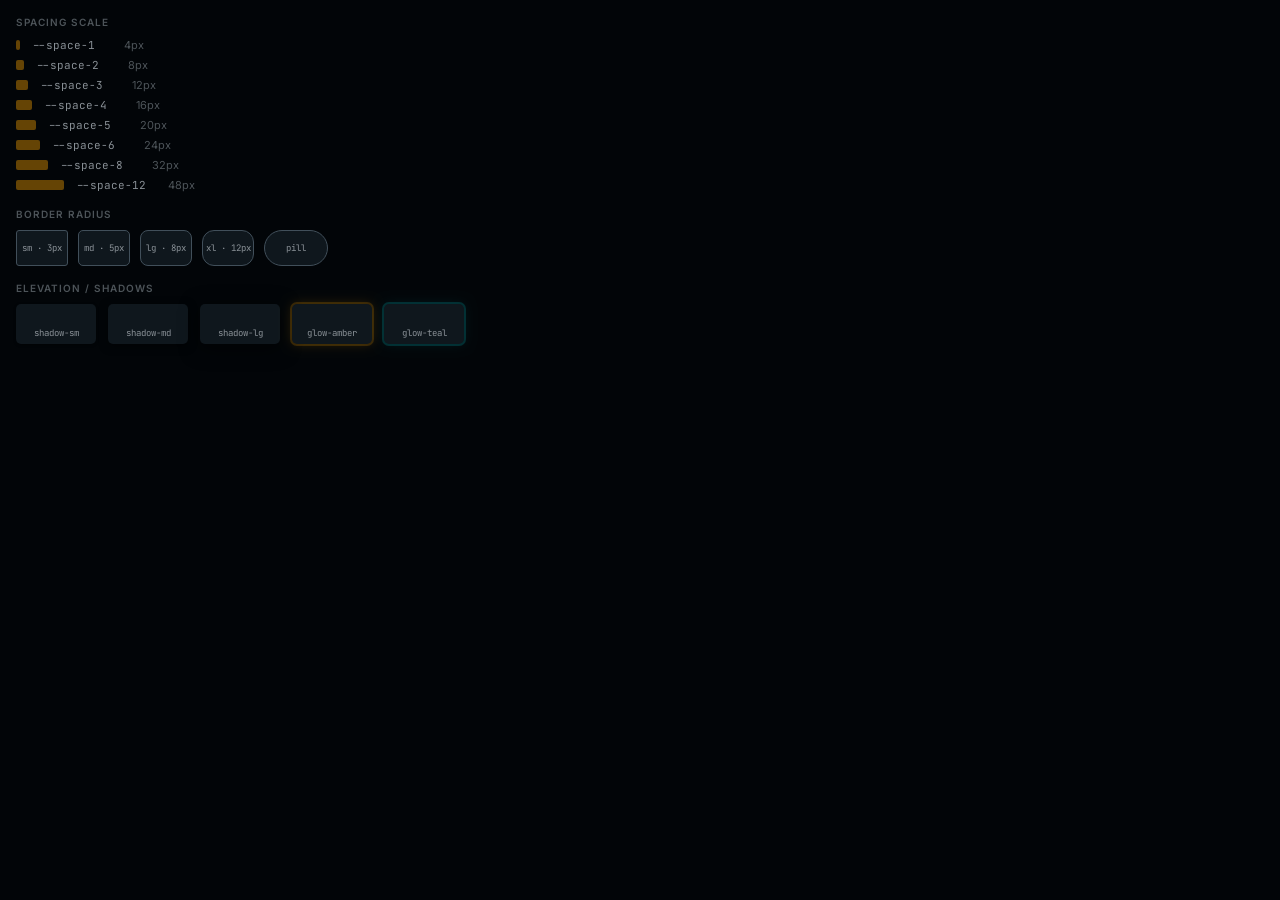
<file: design-system/preview/spacing-tokens.html>
<!DOCTYPE html>
<html>
<head>
<meta charset="utf-8">
<link href="https://fonts.googleapis.com/css2?family=Inter:wght@400;500&family=JetBrains+Mono:wght@400&display=swap" rel="stylesheet">
<style>
  *, *::before, *::after { box-sizing: border-box; margin: 0; padding: 0; }
  body { background: oklch(11% 0.012 240); font-family: 'Inter', sans-serif; padding: 16px; }
  .section { margin-bottom: 16px; }
  .section-label { font-size: 10px; font-weight: 600; letter-spacing: 0.1em; text-transform: uppercase; color: oklch(44% 0.012 240); margin-bottom: 10px; }
  .space-row { display: flex; align-items: center; gap: 12px; margin-bottom: 6px; }
  .space-bar { background: oklch(78% 0.18 75 / 0.4); border-radius: 2px; height: 10px; flex-shrink: 0; }
  .space-label { font-family: 'JetBrains Mono', monospace; font-size: 11px; color: oklch(65% 0.012 240); width: 80px; }
  .space-px { font-size: 11px; color: oklch(44% 0.012 240); }

  .radius-row { display: flex; gap: 10px; flex-wrap: wrap; }
  .radius-box { width: 52px; height: 36px; background: oklch(20% 0.018 240); border: 1px solid oklch(42% 0.025 240); display: flex; flex-direction: column; align-items: center; justify-content: center; gap: 3px; }
  .radius-name { font-family: 'JetBrains Mono', monospace; font-size: 9px; color: oklch(65% 0.012 240); }

  .shadow-row { display: flex; gap: 12px; flex-wrap: wrap; }
  .shadow-box { width: 80px; height: 40px; background: oklch(20% 0.018 240); border-radius: 5px; display: flex; flex-direction: column; align-items: center; justify-content: flex-end; padding-bottom: 5px; }
  .shadow-name { font-size: 9px; font-family: 'JetBrains Mono', monospace; color: oklch(65% 0.012 240); }
</style>
</head>
<body>
  <div class="section">
    <div class="section-label">Spacing Scale</div>
    <div class="space-row"><div class="space-bar" style="width:4px"></div><span class="space-label">--space-1</span><span class="space-px">4px</span></div>
    <div class="space-row"><div class="space-bar" style="width:8px"></div><span class="space-label">--space-2</span><span class="space-px">8px</span></div>
    <div class="space-row"><div class="space-bar" style="width:12px"></div><span class="space-label">--space-3</span><span class="space-px">12px</span></div>
    <div class="space-row"><div class="space-bar" style="width:16px"></div><span class="space-label">--space-4</span><span class="space-px">16px</span></div>
    <div class="space-row"><div class="space-bar" style="width:20px"></div><span class="space-label">--space-5</span><span class="space-px">20px</span></div>
    <div class="space-row"><div class="space-bar" style="width:24px"></div><span class="space-label">--space-6</span><span class="space-px">24px</span></div>
    <div class="space-row"><div class="space-bar" style="width:32px"></div><span class="space-label">--space-8</span><span class="space-px">32px</span></div>
    <div class="space-row"><div class="space-bar" style="width:48px"></div><span class="space-label">--space-12</span><span class="space-px">48px</span></div>
  </div>
  <div class="section">
    <div class="section-label">Border Radius</div>
    <div class="radius-row">
      <div class="radius-box" style="border-radius:3px"><span class="radius-name">sm · 3px</span></div>
      <div class="radius-box" style="border-radius:5px"><span class="radius-name">md · 5px</span></div>
      <div class="radius-box" style="border-radius:8px"><span class="radius-name">lg · 8px</span></div>
      <div class="radius-box" style="border-radius:12px"><span class="radius-name">xl · 12px</span></div>
      <div class="radius-box" style="border-radius:9999px;width:64px"><span class="radius-name">pill</span></div>
    </div>
  </div>
  <div class="section">
    <div class="section-label">Elevation / Shadows</div>
    <div class="shadow-row">
      <div class="shadow-box" style="box-shadow:0 1px 3px rgba(0,0,0,0.4)"><span class="shadow-name">shadow-sm</span></div>
      <div class="shadow-box" style="box-shadow:0 2px 8px rgba(0,0,0,0.5)"><span class="shadow-name">shadow-md</span></div>
      <div class="shadow-box" style="box-shadow:0 4px 20px rgba(0,0,0,0.6)"><span class="shadow-name">shadow-lg</span></div>
      <div class="shadow-box" style="box-shadow:0 0 0 2px oklch(78% 0.18 75 / 0.18),0 0 12px oklch(78% 0.18 75 / 0.18)"><span class="shadow-name">glow-amber</span></div>
      <div class="shadow-box" style="box-shadow:0 0 0 2px oklch(72% 0.145 195 / 0.2),0 0 12px oklch(72% 0.145 195 / 0.1)"><span class="shadow-name">glow-teal</span></div>
    </div>
  </div>
</body>
</html>
</file>
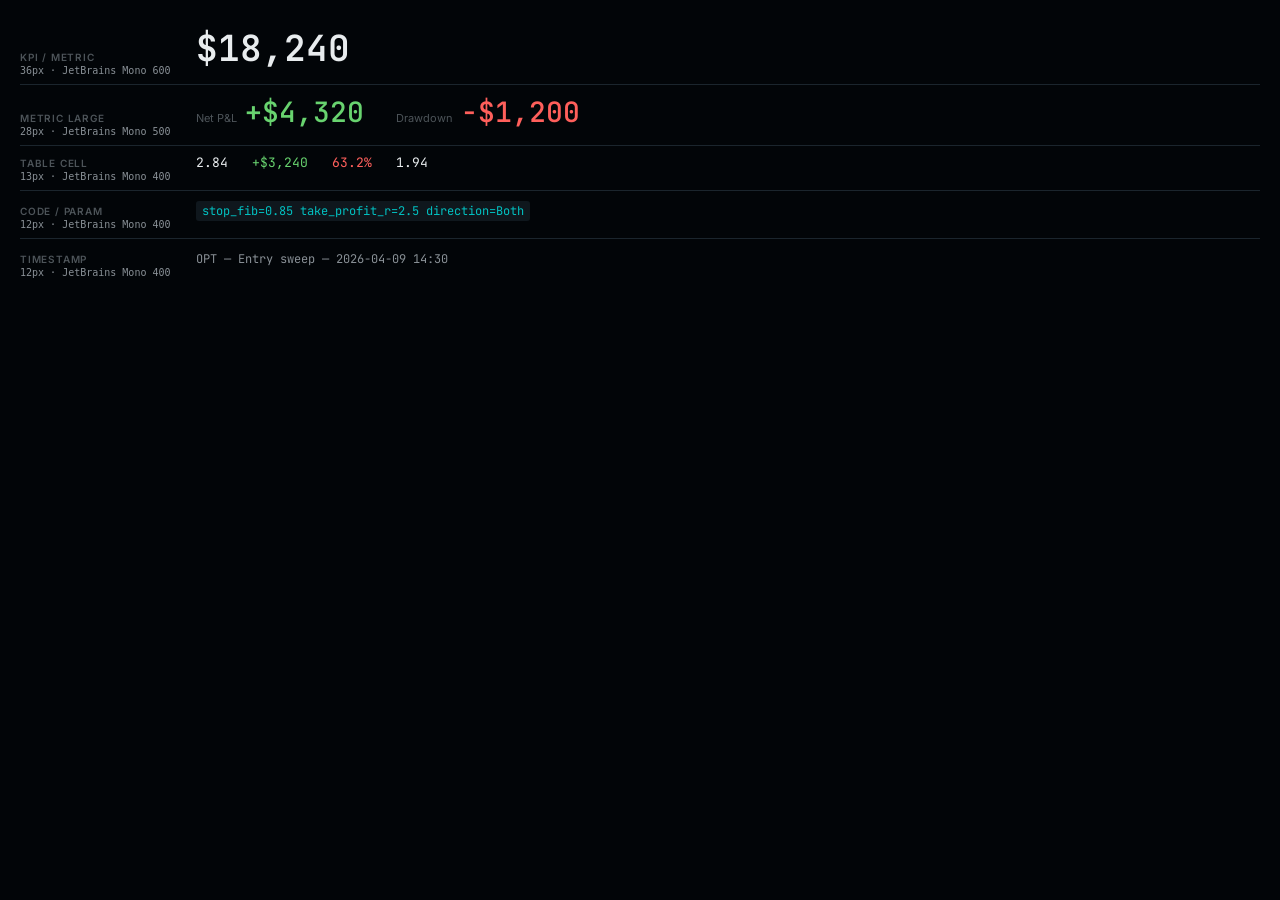
<file: design-system/preview/type-mono.html>
<!DOCTYPE html>
<html>
<head>
<meta charset="utf-8">
<link href="https://fonts.googleapis.com/css2?family=JetBrains+Mono:wght@400;500;600&family=Inter:wght@400;500&display=swap" rel="stylesheet">
<style>
  *, *::before, *::after { box-sizing: border-box; margin: 0; padding: 0; }
  body { background: oklch(11% 0.012 240); font-family: 'Inter', sans-serif; padding: 16px 20px; }
  .row { display: flex; align-items: baseline; gap: 16px; padding: 8px 0; border-bottom: 1px solid oklch(26% 0.02 240); }
  .row:last-child { border-bottom: none; }
  .meta { width: 160px; flex-shrink: 0; }
  .meta-role { font-size: 10px; font-weight: 600; letter-spacing: 0.08em; text-transform: uppercase; color: oklch(44% 0.012 240); display: block; }
  .meta-size { font-size: 10px; color: oklch(65% 0.012 240); font-family: monospace; display: block; margin-top: 2px; }
  .specimen { flex: 1; }
  .inline-label { font-size: 11px; color: oklch(44% 0.012 240); font-family: 'Inter', sans-serif; margin-right: 8px; }
</style>
</head>
<body>
  <div class="row">
    <div class="meta"><span class="meta-role">KPI / Metric</span><span class="meta-size">36px · JetBrains Mono 600</span></div>
    <div class="specimen" style="font-family:'JetBrains Mono',monospace;font-size:36px;font-weight:600;color:oklch(94% 0.005 240)">$18,240</div>
  </div>
  <div class="row">
    <div class="meta"><span class="meta-role">Metric large</span><span class="meta-size">28px · JetBrains Mono 500</span></div>
    <div class="specimen" style="display:flex;gap:32px;align-items:baseline">
      <div><span class="inline-label">Net P&L</span><span style="font-family:'JetBrains Mono',monospace;font-size:28px;font-weight:500;color:oklch(78% 0.17 145)">+$4,320</span></div>
      <div><span class="inline-label">Drawdown</span><span style="font-family:'JetBrains Mono',monospace;font-size:28px;font-weight:500;color:oklch(70% 0.2 25)">−$1,200</span></div>
    </div>
  </div>
  <div class="row">
    <div class="meta"><span class="meta-role">Table cell</span><span class="meta-size">13px · JetBrains Mono 400</span></div>
    <div class="specimen" style="display:flex;gap:24px">
      <span style="font-family:'JetBrains Mono',monospace;font-size:13px;color:oklch(94% 0.005 240)">2.84</span>
      <span style="font-family:'JetBrains Mono',monospace;font-size:13px;color:oklch(78% 0.17 145)">+$3,240</span>
      <span style="font-family:'JetBrains Mono',monospace;font-size:13px;color:oklch(70% 0.2 25)">63.2%</span>
      <span style="font-family:'JetBrains Mono',monospace;font-size:13px;color:oklch(94% 0.005 240)">1.94</span>
    </div>
  </div>
  <div class="row">
    <div class="meta"><span class="meta-role">Code / Param</span><span class="meta-size">12px · JetBrains Mono 400</span></div>
    <div class="specimen">
      <code style="font-family:'JetBrains Mono',monospace;font-size:12px;color:oklch(72% 0.145 195);background:oklch(20% 0.018 240);border-radius:3px;padding:2px 6px">stop_fib=0.85  take_profit_r=2.5  direction=Both</code>
    </div>
  </div>
  <div class="row">
    <div class="meta"><span class="meta-role">Timestamp</span><span class="meta-size">12px · JetBrains Mono 400</span></div>
    <div class="specimen">
      <span style="font-family:'JetBrains Mono',monospace;font-size:12px;color:oklch(65% 0.012 240)">OPT — Entry sweep — 2026-04-09  14:30</span>
    </div>
  </div>
</body>
</html>
</file>
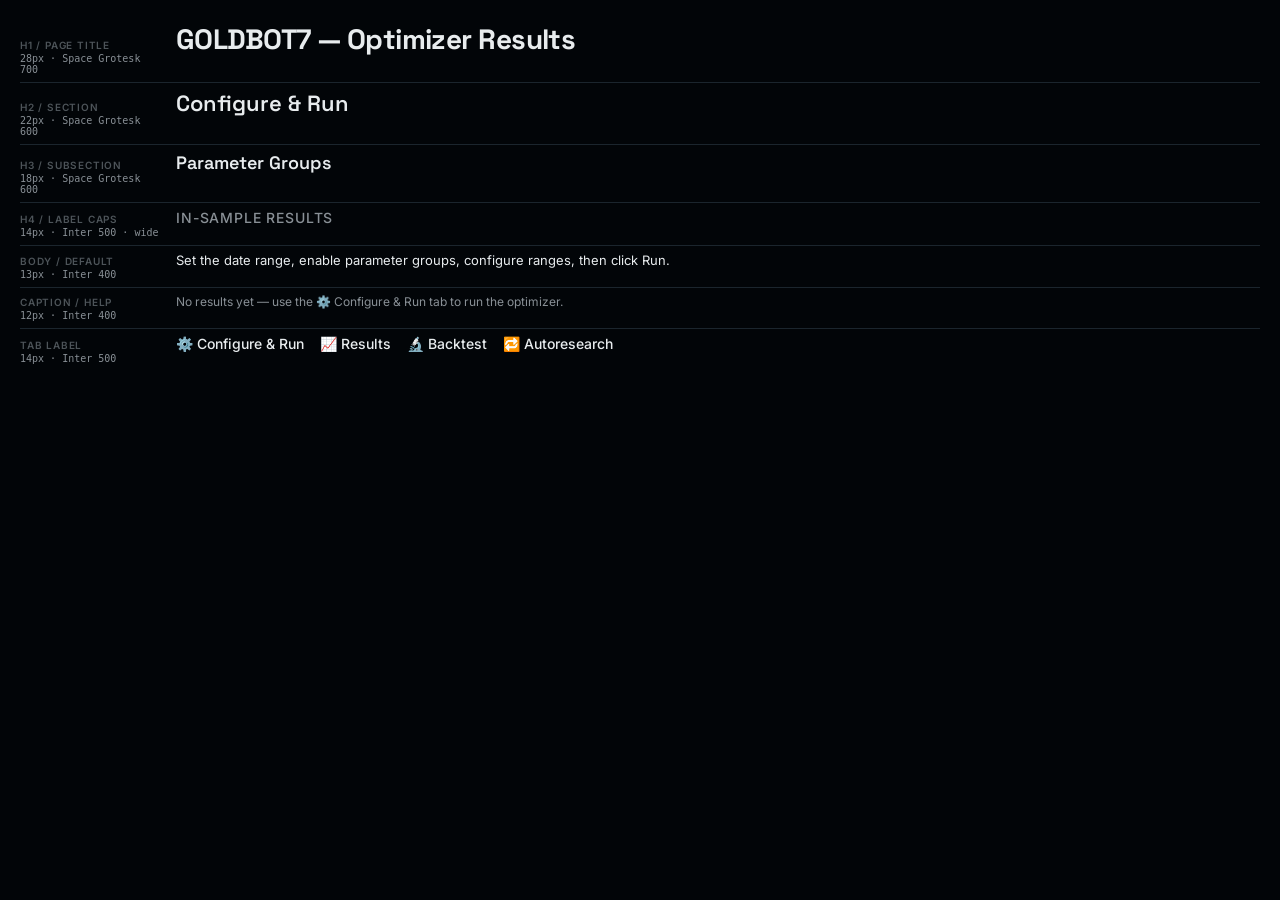
<file: design-system/preview/type-scale.html>
<!DOCTYPE html>
<html>
<head>
<meta charset="utf-8">
<link href="https://fonts.googleapis.com/css2?family=Space+Grotesk:wght@400;500;600;700&family=Inter:wght@300;400;500;600&display=swap" rel="stylesheet">
<style>
  *, *::before, *::after { box-sizing: border-box; margin: 0; padding: 0; }
  body { background: oklch(11% 0.012 240); font-family: 'Inter', sans-serif; padding: 16px 20px; }
  .row { display: flex; align-items: baseline; gap: 16px; padding: 7px 0; border-bottom: 1px solid oklch(26% 0.02 240); }
  .row:last-child { border-bottom: none; }
  .meta { width: 140px; flex-shrink: 0; display: flex; flex-direction: column; gap: 2px; }
  .meta-role { font-size: 10px; font-weight: 600; letter-spacing: 0.08em; text-transform: uppercase; color: oklch(44% 0.012 240); }
  .meta-size { font-size: 10px; color: oklch(65% 0.012 240); font-family: monospace; }
  .specimen { flex: 1; line-height: 1.2; }
</style>
</head>
<body>
  <div class="row">
    <div class="meta"><span class="meta-role">h1 / Page title</span><span class="meta-size">28px · Space Grotesk 700</span></div>
    <div class="specimen" style="font-family:'Space Grotesk',sans-serif;font-size:28px;font-weight:700;color:oklch(94% 0.005 240);letter-spacing:-0.02em">GOLDBOT7 — Optimizer Results</div>
  </div>
  <div class="row">
    <div class="meta"><span class="meta-role">h2 / Section</span><span class="meta-size">22px · Space Grotesk 600</span></div>
    <div class="specimen" style="font-family:'Space Grotesk',sans-serif;font-size:22px;font-weight:600;color:oklch(94% 0.005 240)">Configure &amp; Run</div>
  </div>
  <div class="row">
    <div class="meta"><span class="meta-role">h3 / Subsection</span><span class="meta-size">18px · Space Grotesk 600</span></div>
    <div class="specimen" style="font-family:'Space Grotesk',sans-serif;font-size:18px;font-weight:600;color:oklch(94% 0.005 240)">Parameter Groups</div>
  </div>
  <div class="row">
    <div class="meta"><span class="meta-role">h4 / Label caps</span><span class="meta-size">14px · Inter 500 · wide</span></div>
    <div class="specimen" style="font-family:'Inter',sans-serif;font-size:14px;font-weight:500;color:oklch(65% 0.012 240);letter-spacing:0.06em;text-transform:uppercase">In-Sample Results</div>
  </div>
  <div class="row">
    <div class="meta"><span class="meta-role">body / Default</span><span class="meta-size">13px · Inter 400</span></div>
    <div class="specimen" style="font-family:'Inter',sans-serif;font-size:13px;font-weight:400;color:oklch(94% 0.005 240)">Set the date range, enable parameter groups, configure ranges, then click Run.</div>
  </div>
  <div class="row">
    <div class="meta"><span class="meta-role">caption / Help</span><span class="meta-size">12px · Inter 400</span></div>
    <div class="specimen" style="font-family:'Inter',sans-serif;font-size:12px;font-weight:400;color:oklch(65% 0.012 240)">No results yet — use the ⚙️ Configure &amp; Run tab to run the optimizer.</div>
  </div>
  <div class="row">
    <div class="meta"><span class="meta-role">tab label</span><span class="meta-size">14px · Inter 500</span></div>
    <div class="specimen" style="font-family:'Inter',sans-serif;font-size:14px;font-weight:500;color:oklch(94% 0.005 240)">⚙️ Configure &amp; Run &nbsp;&nbsp; 📈 Results &nbsp;&nbsp; 🔬 Backtest &nbsp;&nbsp; 🔁 Autoresearch</div>
  </div>
</body>
</html>
</file>
